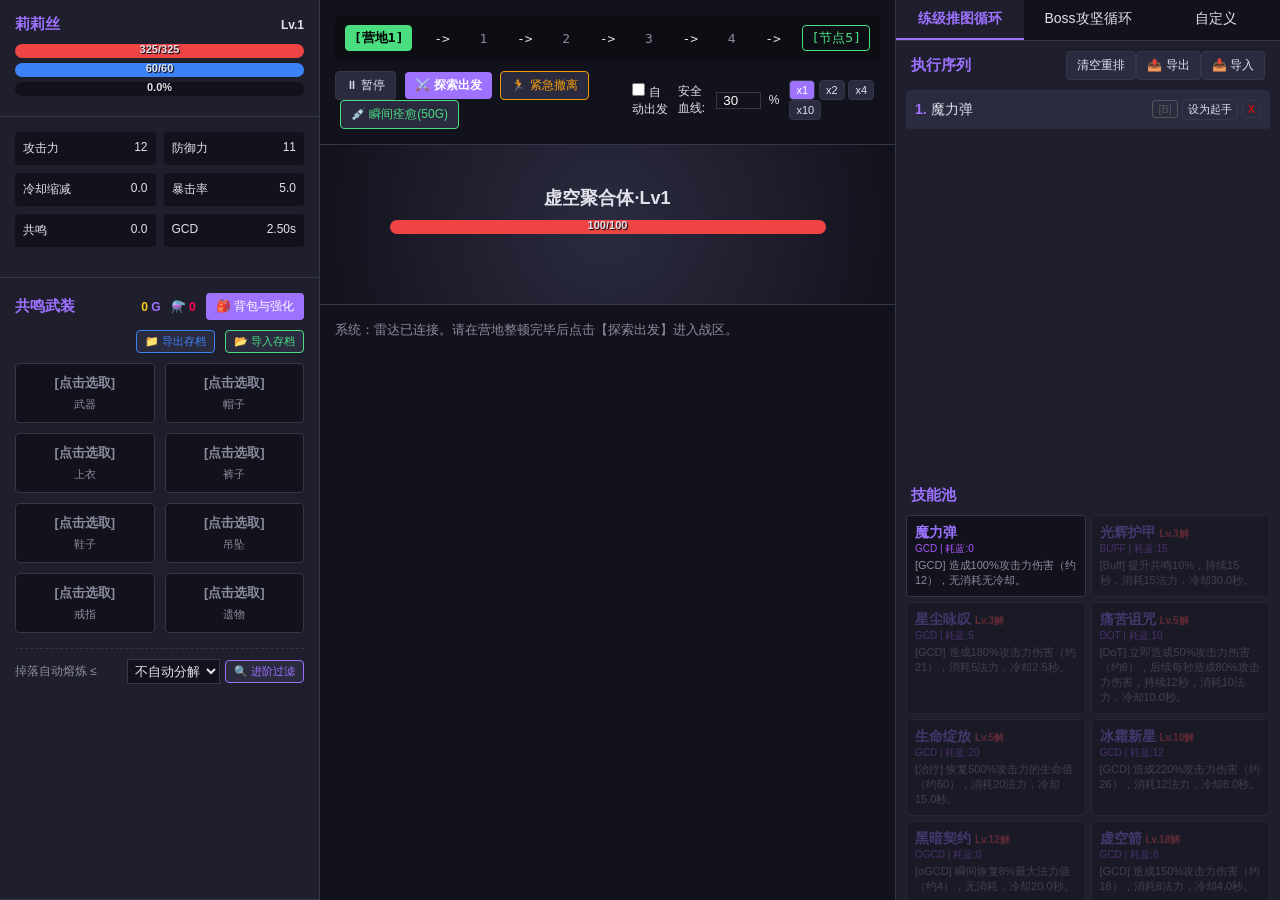
<file: index.html>
<!DOCTYPE html>
<html lang="zh-CN">
<head>
    <meta charset="UTF-8">
    <meta name="viewport" content="width=device-width, initial-scale=1.0, maximum-scale=1.0, user-scalable=no">
    <title>末光咏叹 - ES6 模块化完全体</title>
    <link rel="stylesheet" href="css/main.css">
</head>
<!-- 🔒 禁用页面右键菜单，防止误操作和源码直接查看 -->
<body oncontextmenu="return false;">

<nav class="mobile-tabs">
    <button class="mobile-tab active" data-panel="col-left">👤 角色</button>
    <button class="mobile-tab" data-panel="col-mid">⚔️ 战斗</button>
    <button class="mobile-tab" data-panel="col-right">🧠 技能</button>
</nav>

<div class="wrapper">
    <div class="col-left">
        <div class="panel">
            <div class="panel-title">莉莉丝 <span id="ui-level" style="font-size:12px;color:var(--text-main)">Lv.1</span></div>
            <div class="bar-container"><div class="bar-fill hp-bar" id="ui-hp-fill" style="width: 100%;"></div><div class="bar-text" id="ui-hp-txt">100/100</div></div>
            <div class="bar-container"><div class="bar-fill mp-bar" id="ui-mp-fill" style="width: 100%;"></div><div class="bar-text" id="ui-mp-txt">50/50</div></div>
            <div class="bar-container"><div class="bar-fill exp-bar" id="ui-exp-fill" style="width: 0%;"></div><div class="bar-text" id="ui-exp-txt">0.0%</div></div>
        </div>
        <div class="panel">
            <stats-grid class="stats-grid"></stats-grid>
        </div>
        <div class="panel" style="flex:1;">
            <div class="panel-title">共鸣武装 
                <div style="font-size:12px; display:flex; gap:10px; align-items:center;">
                    <span><span id="ui-gold" style="color:#facc15">0</span> G</span>
                    <!-- 🔒 移除背包容量的UI显示(如 0/30)和红点提示，改为直接显示精华 -->
                    <span>⚗️ <span id="ui-essence" style="color:#ff0055">0</span></span>
                    <button onclick="window.ui.openBackpack()" style="background:var(--primary); color:#fff; border:none;">🎒 背包与强化</button>
                </div>
            </div>
            <div style="display: flex; gap: 10px; justify-content: flex-end; margin-bottom: 10px;">
                <button id="btn-export-save" style="border-color:#3b82f6; color:#3b82f6; font-size:11px; padding:3px 8px;">📁 导出存档</button>
                <input type="file" id="file-import-save" accept=".json" style="display:none;">
                <button id="btn-import-save" style="border-color:#4ade80; color:#4ade80; font-size:11px; padding:3px 8px;">📂 导入存档</button>
            </div>
            <ui-equips class="equip-grid"></ui-equips>
            <div style="margin-top: 15px; display: flex; justify-content: space-between; align-items: center; border-top: 1px dashed var(--border); padding-top: 10px;">
                <div style="display:flex; align-items:center; gap:5px;">
                    <!-- 🔒 终焉精炼按钮：默认隐藏，获得第一件终焉装备后解锁显示 -->
                    <button id="btn-refine" style="display:none; border-color:#ff0055; color:#ff0055;">⚗️ 终焉精炼</button>
                    <span style="font-size:12px;color:var(--text-mut)" title="战斗掉落物品时，自动熔炼品质小于等于此等级的装备">掉落自动熔炼 ≤</span>
                </div>
                <div style="display:flex; align-items:center; gap:5px;">
                    <select id="ui-salvage" style="background:var(--bg-dark);color:var(--text-main);border:1px solid var(--border);padding:3px;">
                        <option value="-1">不自动分解</option>
                        <option value="0">破损</option>
                        <option value="1">普通</option>
                        <option value="2">精良</option>
                        <option value="3">卓越</option>
                        <option value="4">史诗</option>
                        <option value="5">传说</option>
                        <option value="6">神话</option>
                        <option value="7">圣物</option>
                        <option value="8">终焉</option>
                    </select>
                    <button onclick="window.ui.openLootFilter()" style="border-color:var(--primary); color:var(--primary); font-size:11px; padding:3px 8px;">🔍 进阶过滤</button>
                </div>
            </div>
        </div>
    </div>

    <div class="col-mid">
        <div class="panel">
            <div class="map-radar" id="ui-map-radar"></div>
            <div class="combat-controls">
                <div>
                    <button id="btn-pause">⏸ 暂停</button>
                    <button id="btn-explore" style="background:var(--primary); color:#fff; border:none; font-weight:bold; margin-left:5px;">⚔️ 探索出发</button>
                    <button id="btn-retreat" style="border-color:#f59e0b; color:#f59e0b; margin-left:5px;">🏃 紧急撤离</button>
                    <button id="btn-heal" style="border-color:#4ade80; color:#4ade80; margin-left:5px;">💉 瞬间痊愈(50G)</button>
                </div>
                <div style="font-size:12px; display:flex; align-items:center; gap:8px;">
                    <label style="cursor:pointer;" title="营地血量补满后自动出发探索">
                        <input type="checkbox" id="ui-auto-depart"> 自动出发
                    </label>
                    安全血线: <input type="number" id="ui-retreat-pct" value="30" style="width:45px; background:var(--bg-dark); color:#fff; border:1px solid var(--border); text-align:center;">%
                </div>
                <div id="speed-controls">
                    <button class="spd-btn active" data-speed="1">x1</button>
                    <button class="spd-btn" data-speed="2">x2</button>
                    <button class="spd-btn" data-speed="4">x4</button>
                    <button class="spd-btn" data-speed="10">x10</button>
                </div>
            </div>
        </div>

        <div class="panel monster-area" id="mob-area">
            <div class="monster-name" id="mob-name">虚空聚合体·Lv1</div>
            <div class="bar-container" style="width: 80%;"><div class="bar-fill hp-bar" id="mob-hp-fill" style="width: 100%;"></div><div class="bar-text" id="mob-hp-txt">100/100</div></div>
            <mob-buffs class="buff-bar"></mob-buffs>
        </div>

        <combat-log class="log-area">
            <div class="log-item log-sys">系统：雷达已连接。请在营地整顿完毕后点击【探索出发】进入战区。</div>
        </combat-log>
    </div>

    <div class="col-right">
        <div class="tabs" id="group-tabs">
            <div class="tab active" data-tab="loadout_1">练级推图循环</div>
            <div class="tab" data-tab="loadout_2">Boss攻坚循环</div>
            <div class="tab" data-tab="loadout_3">自定义</div>
        </div>
        <div class="seq-editor">
            <div class="panel-title" style="margin: 10px 15px 0;">执行序列 <div><button id="btn-clear-seq">清空重排</button><button id="btn-export-seq">📤 导出</button><button id="btn-import-seq">📥 导入</button></div></div>
            <input type="file" id="file-import-seq" accept=".txt,.json" style="display:none;">
            <div class="curr-sequence">
                <sequence-list class="seq-list"></sequence-list>
            </div>
            <div class="panel-title" style="margin: 10px 15px 0;">技能池</div>
            <div class="skill-pool">
                <div class="pool-grid" id="ui-skill-pool"></div>
            </div>
        </div>
    </div>
</div>

<div id="modal-overlay">
    <div class="modal">
        <div class="terminal-header">
            <span id="modal-title">🎒 星盘背包</span>
            <button id="btn-sort-backpack" class="btn" onclick="window.ui.cycleSortMode()">默认顺序</button>
        </div>
        <div id="modal-content-area" class="scroll-area"></div>
        <div id="item-details" class="detail-panel" style="display:none">
            <div id="det-name" style="font-size:18px; font-weight:bold;"></div>
            <div id="det-stats"></div>
            <div class="action-buttons" id="det-actions"></div>
        </div>
        <div class="terminal-footer" id="modal-foot-bar">
            <button class="btn btn-gold" onclick="window.ui.enterBatchMode()" id="btn-batch-mode">批量分解</button>
            <button class="btn btn-red" onclick="window.ui.openEnhanceView()">⚒️ 强化锻造</button>
            <button class="btn" onclick="document.getElementById('modal-overlay').style.display='none'" style="margin-left:auto">关闭终端</button>
        </div>
    </div>
</div>

<!-- 🔒 终焉精炼系统：独立模态窗口，包含左侧装备列表和右侧词条详情 -->
<div id="refine-overlay">
    <div class="refine-modal">
        <div class="refine-left">
            <div class="panel-title" style="margin-bottom:10px;">⚗️ 终焉装备</div>
            <div id="refine-gear-list"></div>
        </div>
        <div class="refine-right">
            <div id="refine-details"></div>
            <button onclick="document.getElementById('refine-overlay').style.display='none'" style="margin-top:15px; width:100%;">关闭精炼台</button>
        </div>
    </div>
</div>

<!-- 🔒 强化锻造系统：独立模态窗口，左右布局 -->
<div id="enhance-overlay">
    <div class="refine-modal" style="border-color:var(--accent);">
        <div class="refine-left">
            <div class="panel-title" style="margin-bottom:10px;">⚒️ 强化锻造台</div>
            <div id="enhance-gear-list"></div>
        </div>
        <div class="refine-right">
            <div id="enhance-details"></div>
            <button onclick="document.getElementById('enhance-overlay').style.display='none'" style="margin-top:15px; width:100%;">关闭锻造台</button>
        </div>
    </div>
</div>

<!-- 🔒 进阶拾取过滤：独立模态窗口 -->
<div id="loot-filter-overlay">
    <div class="loot-filter-modal">
        <div class="panel-title" style="margin-bottom:10px;">🔍 进阶拾取过滤</div>
        <div style="display:flex; gap:8px; margin-bottom:12px; flex-wrap:wrap;">
            <button class="lf-preset-btn" data-preset="finale_only">只留终焉</button>
            <button class="lf-preset-btn" data-preset="high_crit_accessory">高暴击首饰</button>
            <button class="lf-preset-btn" data-preset="mythic_above">神话以上</button>
            <button class="lf-preset-btn" data-preset="reset" style="border-color:#ef4444; color:#ef4444;">重置全部</button>
        </div>
        <div style="font-size:11px; color:var(--text-mut); margin-bottom:10px;">优先级：部位规则 > 全局规则 > 旧版品质下拉框。未配置的部位使用全局规则。</div>
        <div id="loot-filter-body" style="overflow-y:auto; flex:1;"></div>
        <div style="display:flex; gap:10px; margin-top:12px;">
            <button id="btn-lf-save" style="flex:1; background:var(--primary); color:#fff; border:none;">保存规则</button>
            <button onclick="document.getElementById('loot-filter-overlay').style.display='none'" style="flex:1;">关闭</button>
        </div>
    </div>
</div>

<!-- 🔒 右上角限时系统消息弹窗容器 -->
<div id="toast-container"></div>

<div id="gm-panel" class="collapsed">
    <div class="gm-header" style="font-weight:bold; color:var(--accent); cursor:pointer; text-align:center; margin-bottom:10px;" onclick="this.parentElement.classList.toggle('collapsed')">⚠️ ARCHITECT 终端与存档系统</div>
    <div style="display: grid; grid-template-columns: 1fr 1fr; gap: 5px;">
        <button onclick="window.GM.levelUp()">等级暴涨 +100</button>
        <button onclick="window.GM.addGold()">注入 1000万 G</button>
        <button onclick="window.GM.godMode()">无敌模式：<span id="gm-god">关</span></button>
        <button onclick="window.GM.unlockSkills()">强制解锁全技能</button>
        <button onclick="window.GM.genUltimate()">全套终焉·星蚀</button>
        <button onclick="window.GM.clearSave()" style="color:#ef4444; border-color:#ef4444">💣 清除纪元存档</button>
    </div>
</div>

<!-- 唯一的 JS 入口引用 -->
<script type="module" src="./js/main.js"></script>
</body>
</html>
</file>
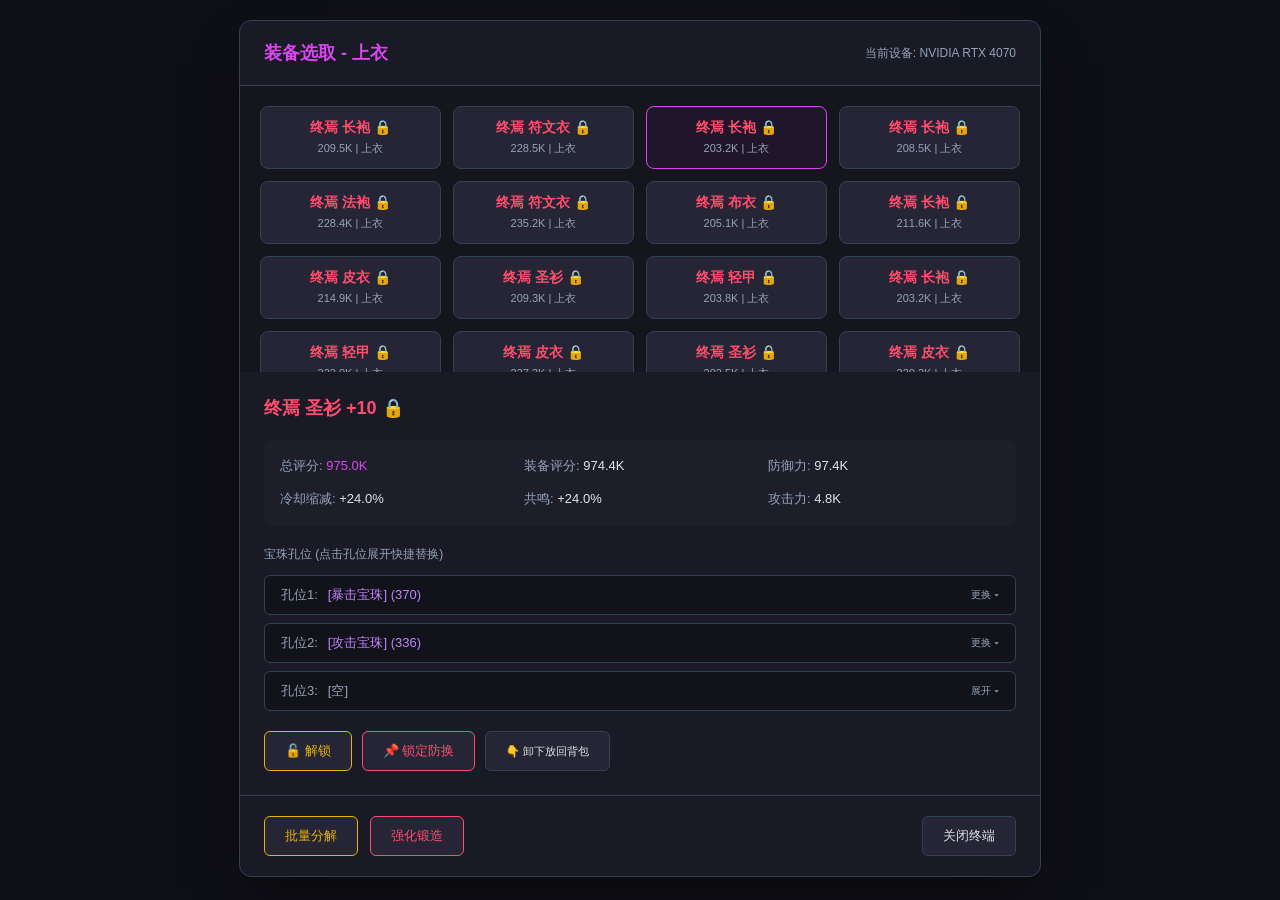
<file: gemini-code-1777825827566.html>
<!DOCTYPE html>
<html lang="zh-CN">
<head>
    <meta charset="UTF-8">
    <title>装备终端 - 完整交互版</title>
    <style>
        :root {
            --bg-dark: #0f0f16;
            --bg-panel: #1a1a26;
            --bg-item: #252535;
            --accent-pink: #d946ef;
            --accent-red: #ff4d6d;
            --accent-purple: #c084fc;
            --text-main: #e2e2e9;
            --text-dim: #94a3b8;
            --gold: #eab308;
            --border: #334155;
            --radius: 8px;
        }

        body {
            background-color: var(--bg-dark);
            color: var(--text-main);
            font-family: -apple-system, BlinkMacSystemFont, "Segoe UI", Roboto, sans-serif;
            margin: 0;
            display: flex;
            justify-content: center;
            padding: 20px;
        }

        /* 主容器 */
        .main-terminal {
            width: 800px;
            background-color: var(--bg-panel);
            border: 1px solid var(--border);
            border-radius: 12px;
            display: flex;
            flex-direction: column;
            box-shadow: 0 25px 50px -12px rgba(0, 0, 0, 0.5);
            max-height: 95vh;
        }

        /* 顶部标题 */
        .terminal-header {
            padding: 20px 24px;
            display: flex;
            justify-content: space-between;
            align-items: center;
            border-bottom: 1px solid var(--border);
        }
        .terminal-header h2 { margin: 0; color: var(--accent-pink); font-size: 18px; }

        /* 1. 装备列表区 - 解决拥挤，增加滚动 */
        .scroll-area {
            padding: 20px;
            height: 280px;
            overflow-y: auto;
            display: grid;
            grid-template-columns: repeat(4, 1fr);
            gap: 12px;
            background-color: rgba(0,0,0,0.2);
        }

        /* 滚动条美化 */
        .scroll-area::-webkit-scrollbar { width: 6px; }
        .scroll-area::-webkit-scrollbar-thumb { background: var(--border); border-radius: 10px; }

        .eq-card {
            background: var(--bg-item);
            border: 1px solid var(--border);
            padding: 12px;
            border-radius: var(--radius);
            text-align: center;
            cursor: pointer;
            transition: 0.2s;
        }
        .eq-card:hover { border-color: var(--accent-red); transform: translateY(-2px); }
        .eq-card.active { border-color: var(--accent-pink); background: rgba(217, 70, 239, 0.05); }
        .eq-card .name { color: var(--accent-red); font-weight: bold; font-size: 14px; margin-bottom: 4px; }
        .eq-card .score { color: var(--text-dim); font-size: 11px; }

        /* 2. 详情面板区 */
        .detail-panel {
            padding: 24px;
            flex: 1;
            display: flex;
            flex-direction: column;
            gap: 20px;
        }

        .stats-box {
            display: grid;
            grid-template-columns: repeat(3, 1fr);
            gap: 12px;
            background: rgba(255,255,255,0.02);
            padding: 16px;
            border-radius: var(--radius);
        }
        .stats-box div { font-size: 13px; line-height: 1.6; }
        .stats-box .label { color: var(--text-dim); }

        /* 3. 宝珠孔位交互优化 */
        .gem-system { display: flex; flex-direction: column; gap: 8px; }
        .gem-slot-row {
            background: rgba(0,0,0,0.3);
            border: 1px solid var(--border);
            border-radius: 6px;
            overflow: hidden;
        }
        .slot-header {
            padding: 10px 16px;
            display: flex;
            justify-content: space-between;
            align-items: center;
            cursor: pointer;
            transition: background 0.2s;
        }
        .slot-header:hover { background: rgba(255,255,255,0.05); }
        .slot-header .info { font-size: 13px; display: flex; gap: 10px; }
        
        /* 快捷选择仓库 - 抽屉式 */
        .gem-warehouse {
            max-height: 0;
            overflow: hidden;
            transition: max-height 0.3s ease-out;
            background: #12121a;
            display: flex;
            flex-wrap: wrap;
            gap: 8px;
            padding: 0 16px;
        }
        .gem-slot-row.open .gem-warehouse {
            max-height: 100px;
            padding: 12px 16px;
            border-top: 1px solid var(--border);
        }

        .gem-chip {
            background: var(--bg-item);
            border: 1px solid var(--border);
            color: var(--text-main);
            padding: 4px 10px;
            border-radius: 4px;
            font-size: 12px;
            cursor: pointer;
        }
        .gem-chip:hover { border-color: var(--accent-purple); color: var(--accent-purple); }

        /* 4. 底部操作栏 */
        .terminal-footer {
            padding: 20px 24px;
            border-top: 1px solid var(--border);
            display: flex;
            gap: 12px;
        }

        .btn {
            padding: 10px 20px;
            border-radius: 6px;
            border: 1px solid var(--border);
            background: var(--bg-item);
            color: var(--text-main);
            cursor: pointer;
            font-size: 13px;
            transition: 0.2s;
        }
        .btn-red { border-color: var(--accent-red); color: var(--accent-red); }
        .btn-gold { border-color: var(--gold); color: var(--gold); }
        .btn:hover { filter: brightness(1.2); background: #2d2d3f; }

    </style>
</head>
<body>

<div class="main-terminal">
    <div class="terminal-header">
        <h2>装备选取 - 上衣</h2>
        <div style="font-size: 12px; color: var(--text-dim)">当前设备: NVIDIA RTX 4070</div>
    </div>

    <!-- 1. 装备网格 -->
    <div class="scroll-area" id="eqGrid">
        <!-- 自动生成 24 个格子演示效果 -->
    </div>

    <div class="detail-panel">
        <div style="font-size: 18px; font-weight: bold; color: var(--accent-red)">终焉 圣衫 +10 🔒</div>
        
        <!-- 数值面板 -->
        <div class="stats-box">
            <div><span class="label">总评分:</span> <span style="color:var(--accent-pink)">975.0K</span></div>
            <div><span class="label">装备评分:</span> 974.4K</div>
            <div><span class="label">防御力:</span> 97.4K</div>
            <div><span class="label">冷却缩减:</span> +24.0%</div>
            <div><span class="label">共鸣:</span> +24.0%</div>
            <div><span class="label">攻击力:</span> 4.8K</div>
        </div>

        <!-- 2. 宝珠原地替换系统 -->
        <div class="gem-system">
            <div style="font-size: 12px; color: var(--text-dim); margin-bottom: 4px;">宝珠孔位 (点击孔位展开快捷替换)</div>
            
            <!-- 孔位 1 -->
            <div class="gem-slot-row" id="slot-1">
                <div class="slot-header" onclick="toggleSlot(1)">
                    <div class="info">
                        <span style="color:var(--text-dim)">孔位1:</span>
                        <span class="gem-name" style="color:var(--accent-purple)">[暴击宝珠] (370)</span>
                    </div>
                    <span style="font-size: 10px; color: var(--text-dim)">更换 ▾</span>
                </div>
                <div class="gem-warehouse">
                    <div class="gem-chip" onclick="changeGem(1, '生命宝珠', 352)">生命(352)</div>
                    <div class="gem-chip" onclick="changeGem(1, '攻击宝珠', 336)">攻击(336)</div>
                    <div class="gem-chip" onclick="changeGem(1, '共鸣宝珠', 342)">共鸣(342)</div>
                    <div class="gem-chip" onclick="changeGem(1, '终焉回响', 325)">回响(325)</div>
                    <div class="gem-chip" style="color:var(--accent-red)" onclick="changeGem(1, '空', 0)">卸下</div>
                </div>
            </div>

            <!-- 孔位 2 -->
            <div class="gem-slot-row" id="slot-2">
                <div class="slot-header" onclick="toggleSlot(2)">
                    <div class="info">
                        <span style="color:var(--text-dim)">孔位2:</span>
                        <span class="gem-name" style="color:var(--accent-purple)">[攻击宝珠] (336)</span>
                    </div>
                    <span style="font-size: 10px; color: var(--text-dim)">更换 ▾</span>
                </div>
                <div class="gem-warehouse">
                    <div class="gem-chip" onclick="changeGem(2, '生命宝珠', 352)">生命(352)</div>
                    <div class="gem-chip" onclick="changeGem(2, '暴击宝珠', 370)">暴击(370)</div>
                    <div class="gem-chip" style="color:var(--accent-red)" onclick="changeGem(2, '空', 0)">卸下</div>
                </div>
            </div>

            <!-- 孔位 3 -->
            <div class="gem-slot-row" id="slot-3">
                <div class="slot-header" onclick="toggleSlot(3)">
                    <div class="info">
                        <span style="color:var(--text-dim)">孔位3:</span>
                        <span class="gem-name" style="color:var(--text-dim)">[空]</span>
                    </div>
                    <span style="font-size: 10px; color: var(--text-dim)">展开 ▾</span>
                </div>
                <div class="gem-warehouse">
                    <div class="gem-chip" onclick="changeGem(3, '生命宝珠', 352)">生命(352)</div>
                    <div class="gem-chip" onclick="changeGem(3, '攻击宝珠', 336)">攻击(336)</div>
                    <div class="gem-chip" onclick="changeGem(3, '共鸣宝珠', 342)">共鸣(342)</div>
                </div>
            </div>
        </div>

        <!-- 详情内的小按钮 -->
        <div style="display:flex; gap: 10px;">
            <button class="btn btn-gold">🔓 解锁</button>
            <button class="btn btn-red">📌 锁定防换</button>
            <button class="btn" style="font-size: 11px;">👇 卸下放回背包</button>
        </div>
    </div>

    <!-- 3. 全局底部按钮 -->
    <div class="terminal-footer">
        <button class="btn btn-gold">批量分解</button>
        <button class="btn btn-red">强化锻造</button>
        <button class="btn" style="margin-left: auto;">关闭终端</button>
    </div>
</div>

<script>
    // 生成网格
    const grid = document.getElementById('eqGrid');
    const names = ["轻甲", "法袍", "皮衣", "符文衣", "长袍", "圣衫", "布衣"];
    for(let i=0; i<24; i++) {
        const name = names[Math.floor(Math.random()*names.length)];
        const activeClass = i === 2 ? 'active' : '';
        grid.innerHTML += `
            <div class="eq-card ${activeClass}">
                <div class="name">终焉 ${name} 🔒</div>
                <div class="score">${(200 + Math.random()*40).toFixed(1)}K | 上衣</div>
            </div>
        `;
    }

    // 交互逻辑
    function toggleSlot(id) {
        const el = document.getElementById(`slot-${id}`);
        const isOpen = el.classList.contains('open');
        // 关闭其他
        document.querySelectorAll('.gem-slot-row').forEach(row => row.classList.remove('open'));
        // 切换当前
        if (!isOpen) el.classList.add('open');
    }

    function changeGem(slotId, name, val) {
        const slot = document.getElementById(`slot-${slotId}`);
        const nameEl = slot.querySelector('.gem-name');
        if(name === '空') {
            nameEl.innerText = '[空]';
            nameEl.style.color = 'var(--text-dim)';
        } else {
            nameEl.innerText = `[${name}] (${val})`;
            nameEl.style.color = 'var(--accent-purple)';
        }
        slot.classList.remove('open');
    }
</script>

</body>
</html>
</file>
<file: css/main.css>
@import url('base.css');
@import url('layout-pc.css');
@import url('layout-mobile.css');
</file>
